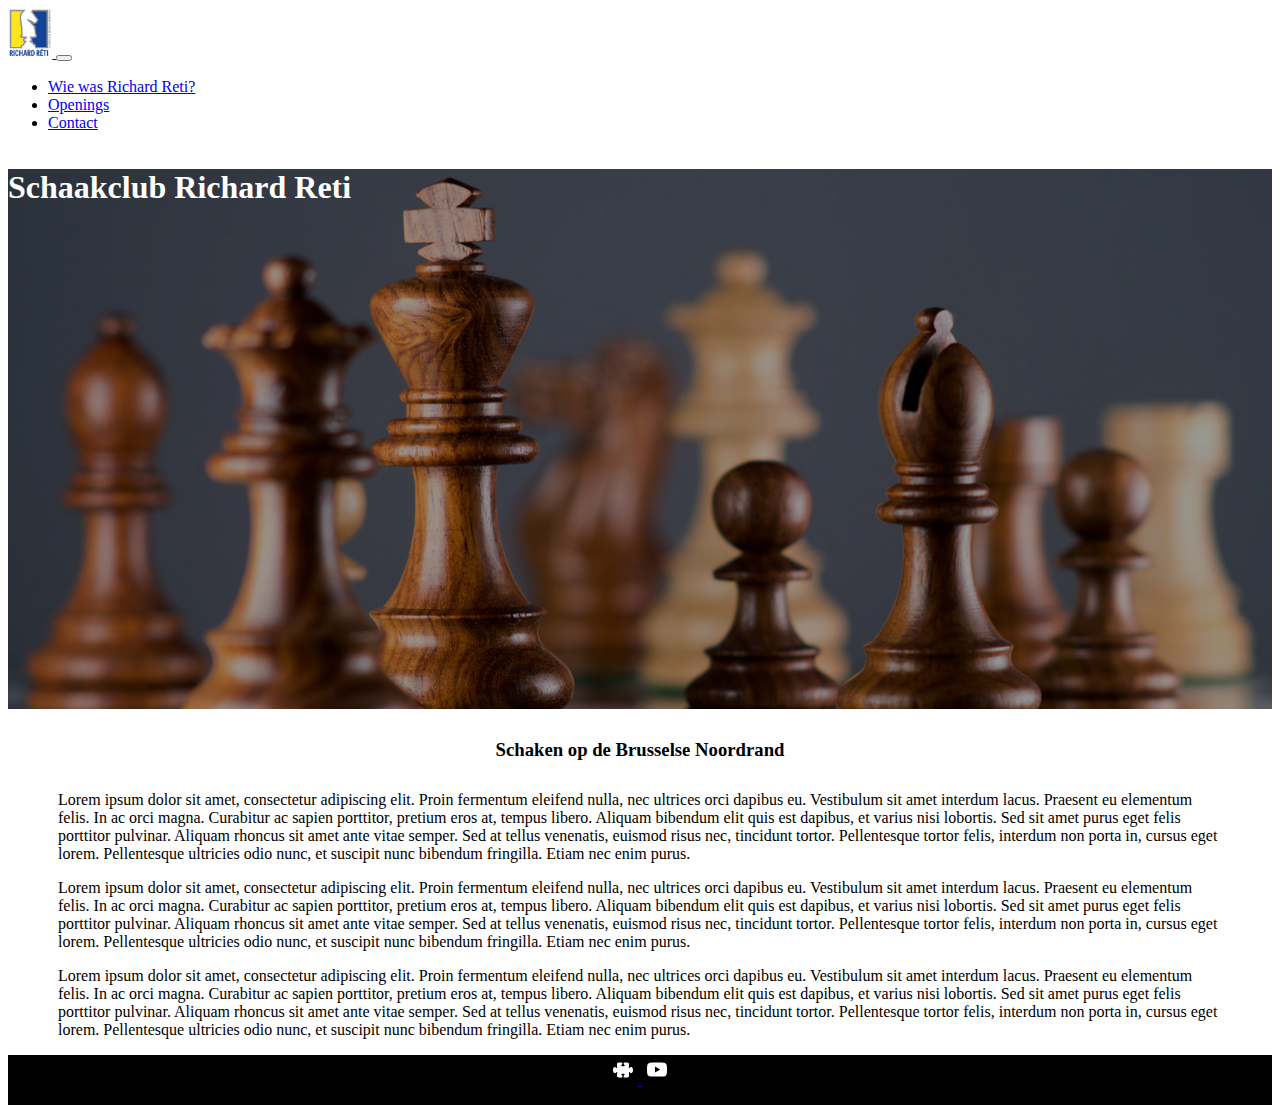
<file: index.html>
<!DOCTYPE html>
<html lang="nl">
<head>
    <meta charset="UTF-8">
    <meta name="viewport" content="width=device-width, initial-scale=1.0">
    <title>Schaakclub Richard Reti</title>
    
    <link href="https://cdn.jsdelivr.net/npm/bootstrap@5.3.5/dist/css/bootstrap.min.css" rel="stylesheet" integrity="sha384-SgOJa3DmI69IUzQ2PVdRZhwQ+dy64/BUtbMJw1MZ8t5HZApcHrRKUc4W0kG879m7" crossorigin="anonymous">  
    <link rel="stylesheet" href="./stylesheet.css">
   
</head>
<body>
    <nav class="navbar navbar-expand-lg bg-body-tertiary">
        <div class="container-fluid">
          <a class="navbar-brand" href="./index.html">

            <img src="./Afbeeldingen/richardreti.PNG" height=50px alt="Logo Chess & Co.">

          </a>
          <button class="navbar-toggler" type="button" data-bs-toggle="collapse" data-bs-target="#navbarSupportedContent" aria-controls="navbarSupportedContent" aria-expanded="false" aria-label="Toggle navigation">
            <span class="navbar-toggler-icon"></span>
          </button>
          <div class="collapse navbar-collapse" id="navbarSupportedContent">
            <ul class="navbar-nav ms-auto mb-2 mb-lg-0 text-center">
              <li class="nav-item">
                <a class="nav-link"  href="./about.html">Wie was Richard Reti?</a>
              </li>
              <li class="nav-item">
                <a class="nav-link" href="./portfolio.html">Openings</a>
              </li>
              <li class="nav-item">
                <a class="nav-link" href="./contact.html">Contact</a>
              </li>
            </ul>
          </div>
        </div>
      </nav>

      <main>
        <header style="background-image: url(./Afbeeldingen/chess-4.jpg);">

          <div class="kleur-bedekking d-flex justify-content-center align-items-center">

            <h1>Schaakclub Richard Reti</h1>

          </div>

        </header>

        <h3>
          Schaken op de Brusselse Noordrand
        </h3>

        <div class="lorem">
          <p>
            Lorem ipsum dolor sit amet, consectetur adipiscing elit. Proin fermentum eleifend nulla, nec ultrices orci dapibus eu. Vestibulum sit amet interdum lacus. Praesent eu elementum felis. In ac orci magna. Curabitur ac sapien porttitor, pretium eros at, tempus libero. Aliquam bibendum elit quis est dapibus, et varius nisi lobortis. Sed sit amet purus eget felis porttitor pulvinar. Aliquam rhoncus sit amet ante vitae semper. Sed at tellus venenatis, euismod risus nec, tincidunt tortor. Pellentesque tortor felis, interdum non porta in, cursus eget lorem. Pellentesque ultricies odio nunc, et suscipit nunc bibendum fringilla. Etiam nec enim purus.
          </p>
          <p>
            Lorem ipsum dolor sit amet, consectetur adipiscing elit. Proin fermentum eleifend nulla, nec ultrices orci dapibus eu. Vestibulum sit amet interdum lacus. Praesent eu elementum felis. In ac orci magna. Curabitur ac sapien porttitor, pretium eros at, tempus libero. Aliquam bibendum elit quis est dapibus, et varius nisi lobortis. Sed sit amet purus eget felis porttitor pulvinar. Aliquam rhoncus sit amet ante vitae semper. Sed at tellus venenatis, euismod risus nec, tincidunt tortor. Pellentesque tortor felis, interdum non porta in, cursus eget lorem. Pellentesque ultricies odio nunc, et suscipit nunc bibendum fringilla. Etiam nec enim purus.
          </p>
          <p>
            Lorem ipsum dolor sit amet, consectetur adipiscing elit. Proin fermentum eleifend nulla, nec ultrices orci dapibus eu. Vestibulum sit amet interdum lacus. Praesent eu elementum felis. In ac orci magna. Curabitur ac sapien porttitor, pretium eros at, tempus libero. Aliquam bibendum elit quis est dapibus, et varius nisi lobortis. Sed sit amet purus eget felis porttitor pulvinar. Aliquam rhoncus sit amet ante vitae semper. Sed at tellus venenatis, euismod risus nec, tincidunt tortor. Pellentesque tortor felis, interdum non porta in, cursus eget lorem. Pellentesque ultricies odio nunc, et suscipit nunc bibendum fringilla. Etiam nec enim purus.
          </p>
        </div>
        

        <footer>
          
          <div class="color-footer d-flex justify-content-center align-items-center">

            <a href="https://lichess.org/en/training">
              
              <svg xmlns="http://www.w3.org/2000/svg" width="16" height="16" fill="currentColor" class="bibi-puzzle-fill me-2" viewBox="0 0 16 16">
                <path d="M3.112 3.645A1.5 1.5 0 0 1 4.605 2H7a.5.5 0 0 1 .5.5v.382c0 .696-.497 1.182-.872 1.469a.5.5 0 0 0-.115.118l-.012.025L6.5 4.5v.003l.003.01q.005.015.036.053a.9.9 0 0 0 .27.194C7.09 4.9 7.51 5 8 5c.492 0 .912-.1 1.19-.24a.9.9 0 0 0 .271-.194.2.2 0 0 0 .036-.054l.003-.01v-.008l-.012-.025a.5.5 0 0 0-.115-.118c-.375-.287-.872-.773-.872-1.469V2.5A.5.5 0 0 1 9 2h2.395a1.5 1.5 0 0 1 1.493 1.645L12.645 6.5h.237c.195 0 .42-.147.675-.48.21-.274.528-.52.943-.52.568 0 .947.447 1.154.862C15.877 6.807 16 7.387 16 8s-.123 1.193-.346 1.638c-.207.415-.586.862-1.154.862-.415 0-.733-.246-.943-.52-.255-.333-.48-.48-.675-.48h-.237l.243 2.855A1.5 1.5 0 0 1 11.395 14H9a.5.5 0 0 1-.5-.5v-.382c0-.696.497-1.182.872-1.469a.5.5 0 0 0 .115-.118l.012-.025.001-.006v-.003l-.003-.01a.2.2 0 0 0-.036-.053.9.9 0 0 0-.27-.194C8.91 11.1 8.49 11 8 11s-.912.1-1.19.24a.9.9 0 0 0-.271.194.2.2 0 0 0-.036.054l-.003.01v.002l.001.006.012.025c.016.027.05.068.115.118.375.287.872.773.872 1.469v.382a.5.5 0 0 1-.5.5H4.605a1.5 1.5 0 0 1-1.493-1.645L3.356 9.5h-.238c-.195 0-.42.147-.675.48-.21.274-.528.52-.943.52-.568 0-.947-.447-1.154-.862C.123 9.193 0 8.613 0 8s.123-1.193.346-1.638C.553 5.947.932 5.5 1.5 5.5c.415 0 .733.246.943.52.255.333.48.48.675.48h.238z"/>
              </svg>
              

          </a>
            <a href="https://www.youtube.com/@chess">

              <svg xmlns="http://www.w3.org/2000/svg" width="16" height="16" fill="currentColor" class="bibi-youtube" viewBox="0 0 16 16">
                <path d="M8.051 1.999h.089c.822.003 4.987.033 6.11.335a2.01 2.01 0 0 1 1.415 1.42c.101.38.172.883.22 1.402l.01.104.022.26.008.104c.065.914.073 1.77.074 1.957v.075c-.001.194-.01 1.108-.082 2.06l-.008.105-.009.104c-.05.572-.124 1.14-.235 1.558a2.01 2.01 0 0 1-1.415 1.42c-1.16.312-5.569.334-6.18.335h-.142c-.309 0-1.587-.006-2.927-.052l-.17-.006-.087-.004-.171-.007-.171-.007c-1.11-.049-2.167-.128-2.654-.26a2.01 2.01 0 0 1-1.415-1.419c-.111-.417-.185-.986-.235-1.558L.09 9.82l-.008-.104A31 31 0 0 1 0 7.68v-.123c.002-.215.01-.958.064-1.778l.007-.103.003-.052.008-.104.022-.26.01-.104c.048-.519.119-1.023.22-1.402a2.01 2.01 0 0 1 1.415-1.42c.487-.13 1.544-.21 2.654-.26l.17-.007.172-.006.086-.003.171-.007A100 100 0 0 1 7.858 2zM6.4 5.209v4.818l4.157-2.408z"/>

              </svg>
              

            </a>
              

          </div>
        </footer>
      </main>
      
        







    <script src="https://cdn.jsdelivr.net/npm/bootstrap@5.3.5/dist/js/bootstrap.bundle.min.js" integrity="sha384-k6d4wzSIapyDyv1kpU366/PK5hCdSbCRGRCMv+eplOQJWyd1fbcAu9OCUj5zNLiq" crossorigin="anonymous"></script>
</body>
</html>
</file>
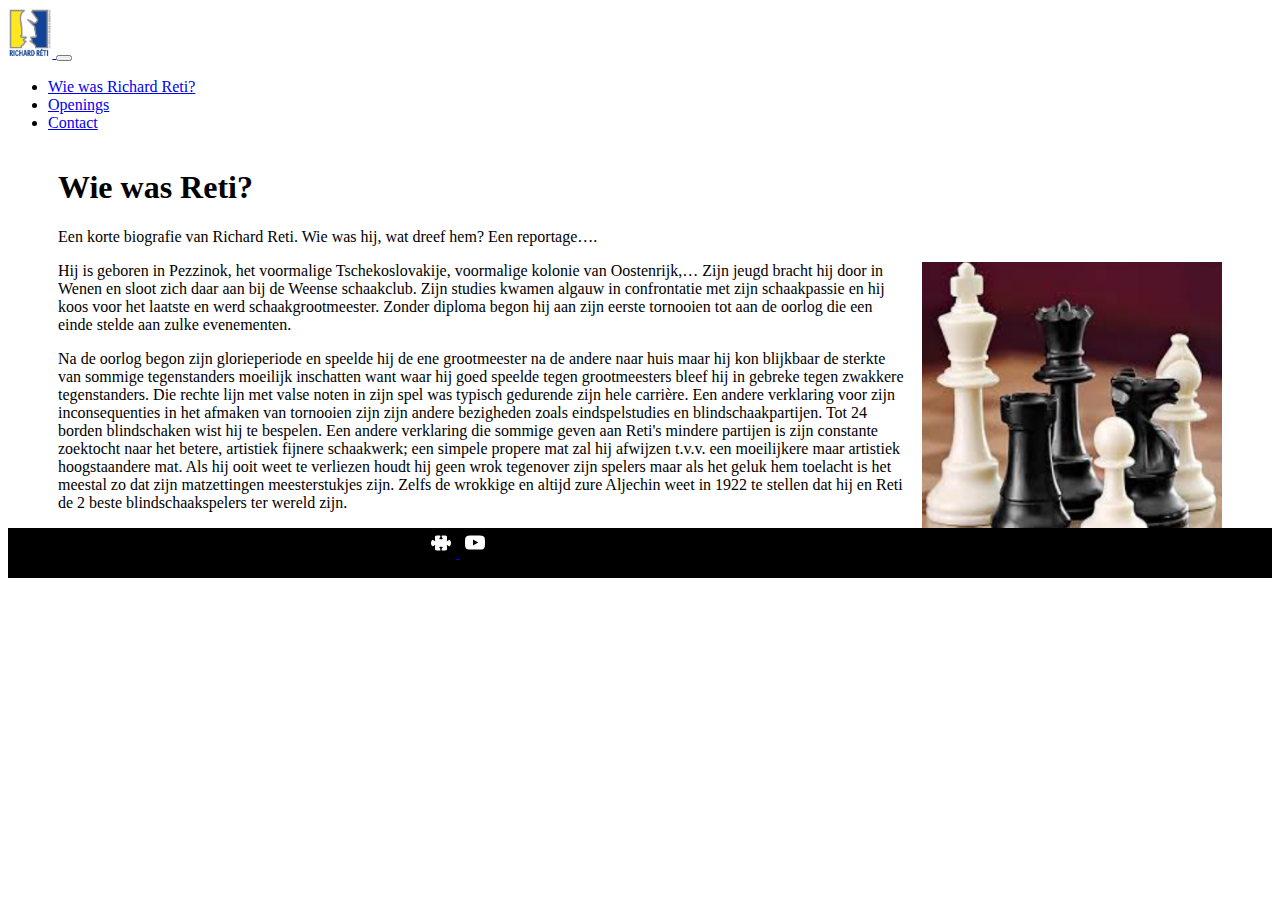
<file: about.html>
<!DOCTYPE html>
<html lang="nl">
<head>
    <meta charset="UTF-8">
    <meta name="viewport" content="width=device-width, initial-scale=1.0">
    <title>Wie was Richard Reti?</title>
    
    <link href="https://cdn.jsdelivr.net/npm/bootstrap@5.3.5/dist/css/bootstrap.min.css" rel="stylesheet" integrity="sha384-SgOJa3DmI69IUzQ2PVdRZhwQ+dy64/BUtbMJw1MZ8t5HZApcHrRKUc4W0kG879m7" crossorigin="anonymous">  
    <link rel="stylesheet" href="./stylesheet.css">
</head>
<body>
    <nav class="navbar navbar-expand-lg bg-body-tertiary">
        <div class="container-fluid">
          <a class="navbar-brand" href="./index.html">

            <img src="./Afbeeldingen/richardreti.PNG" height=50px alt="Logo Chess & Co.">

          </a>
          <button class="navbar-toggler" type="button" data-bs-toggle="collapse" data-bs-target="#navbarSupportedContent" aria-controls="navbarSupportedContent" aria-expanded="false" aria-label="Toggle navigation">
            <span class="navbar-toggler-icon"></span>
          </button>
          <div class="collapse navbar-collapse" id="navbarSupportedContent">
            <ul class="navbar-nav ms-auto mb-2 mb-lg-0 text-center">
              <li class="nav-item">
                <a class="nav-link active" aria-current="page" href="./about.html">Wie was Richard Reti?</a>
              </li>
              <li class="nav-item">
                <a class="nav-link" href="./portfolio.html">Openings</a>
              </li>
              <li class="nav-item">
                <a class="nav-link" href="./contact.html">Contact</a>
              </li>
            </ul>
          </div>
        </div>
      </nav>

      
      <main>
        <div class="lorem">

          <h1>
            Wie was Reti?
          </h1>
  
          <p>
            Een korte biografie van Richard Reti. Wie was hij, wat dreef hem? Een reportage….
          </p>
  
          <div class="richard">
            <img src="./Afbeeldingen/chess-about.PNG" alt="Foto chess" class="chessabout" height=300px width=300px>
          </div>
          
          
          <p>
            Hij is geboren in Pezzinok, het voormalige Tschekoslovakije, voormalige kolonie van Oostenrijk,… Zijn jeugd bracht hij door in Wenen  en sloot zich daar aan bij de Weense schaakclub. Zijn studies kwamen algauw in confrontatie met zijn schaakpassie en hij koos voor het laatste en werd schaakgrootmeester. Zonder diploma begon hij aan zijn eerste tornooien tot aan de oorlog die een einde stelde aan zulke evenementen.
          </p>
  
          <p>
            Na de oorlog begon zijn glorieperiode en speelde hij de ene grootmeester na de andere naar huis maar hij kon blijkbaar de sterkte van sommige tegenstanders moeilijk inschatten want waar hij goed speelde tegen grootmeesters bleef hij in gebreke tegen zwakkere tegenstanders. Die rechte lijn met valse noten in zijn spel was typisch gedurende zijn hele carrière. Een andere verklaring voor zijn inconsequenties in het afmaken van tornooien zijn zijn andere bezigheden zoals eindspelstudies en  blindschaakpartijen. Tot 24 borden blindschaken wist hij te bespelen. Een andere verklaring die sommige geven aan Reti's mindere partijen is zijn constante zoektocht naar het betere, artistiek fijnere schaakwerk; een simpele propere mat zal hij afwijzen t.v.v. een moeilijkere maar artistiek hoogstaandere mat. Als hij ooit weet te verliezen houdt hij geen wrok tegenover zijn spelers maar als het geluk hem toelacht is het meestal zo dat zijn matzettingen meesterstukjes zijn. Zelfs de wrokkige en altijd zure Aljechin weet in 1922 te stellen dat hij en Reti de 2 beste blindschaakspelers ter wereld zijn.
          </p>
  
        </div>


        <footer>
          
          <div class="color-footer d-flex justify-content-center align-items-center">
  
            <a href="https://lichess.org/en/training">
              
              <svg xmlns="http://www.w3.org/2000/svg" width="16" height="16" fill="currentColor" class="bibi-puzzle-fill me-2" viewBox="0 0 16 16">
                <path d="M3.112 3.645A1.5 1.5 0 0 1 4.605 2H7a.5.5 0 0 1 .5.5v.382c0 .696-.497 1.182-.872 1.469a.5.5 0 0 0-.115.118l-.012.025L6.5 4.5v.003l.003.01q.005.015.036.053a.9.9 0 0 0 .27.194C7.09 4.9 7.51 5 8 5c.492 0 .912-.1 1.19-.24a.9.9 0 0 0 .271-.194.2.2 0 0 0 .036-.054l.003-.01v-.008l-.012-.025a.5.5 0 0 0-.115-.118c-.375-.287-.872-.773-.872-1.469V2.5A.5.5 0 0 1 9 2h2.395a1.5 1.5 0 0 1 1.493 1.645L12.645 6.5h.237c.195 0 .42-.147.675-.48.21-.274.528-.52.943-.52.568 0 .947.447 1.154.862C15.877 6.807 16 7.387 16 8s-.123 1.193-.346 1.638c-.207.415-.586.862-1.154.862-.415 0-.733-.246-.943-.52-.255-.333-.48-.48-.675-.48h-.237l.243 2.855A1.5 1.5 0 0 1 11.395 14H9a.5.5 0 0 1-.5-.5v-.382c0-.696.497-1.182.872-1.469a.5.5 0 0 0 .115-.118l.012-.025.001-.006v-.003l-.003-.01a.2.2 0 0 0-.036-.053.9.9 0 0 0-.27-.194C8.91 11.1 8.49 11 8 11s-.912.1-1.19.24a.9.9 0 0 0-.271.194.2.2 0 0 0-.036.054l-.003.01v.002l.001.006.012.025c.016.027.05.068.115.118.375.287.872.773.872 1.469v.382a.5.5 0 0 1-.5.5H4.605a1.5 1.5 0 0 1-1.493-1.645L3.356 9.5h-.238c-.195 0-.42.147-.675.48-.21.274-.528.52-.943.52-.568 0-.947-.447-1.154-.862C.123 9.193 0 8.613 0 8s.123-1.193.346-1.638C.553 5.947.932 5.5 1.5 5.5c.415 0 .733.246.943.52.255.333.48.48.675.48h.238z"/>
              </svg>
              
  
          </a>
            <a href="https://www.youtube.com/@chess">
  
              <svg xmlns="http://www.w3.org/2000/svg" width="16" height="16" fill="currentColor" class="bibi-youtube" viewBox="0 0 16 16">
                <path d="M8.051 1.999h.089c.822.003 4.987.033 6.11.335a2.01 2.01 0 0 1 1.415 1.42c.101.38.172.883.22 1.402l.01.104.022.26.008.104c.065.914.073 1.77.074 1.957v.075c-.001.194-.01 1.108-.082 2.06l-.008.105-.009.104c-.05.572-.124 1.14-.235 1.558a2.01 2.01 0 0 1-1.415 1.42c-1.16.312-5.569.334-6.18.335h-.142c-.309 0-1.587-.006-2.927-.052l-.17-.006-.087-.004-.171-.007-.171-.007c-1.11-.049-2.167-.128-2.654-.26a2.01 2.01 0 0 1-1.415-1.419c-.111-.417-.185-.986-.235-1.558L.09 9.82l-.008-.104A31 31 0 0 1 0 7.68v-.123c.002-.215.01-.958.064-1.778l.007-.103.003-.052.008-.104.022-.26.01-.104c.048-.519.119-1.023.22-1.402a2.01 2.01 0 0 1 1.415-1.42c.487-.13 1.544-.21 2.654-.26l.17-.007.172-.006.086-.003.171-.007A100 100 0 0 1 7.858 2zM6.4 5.209v4.818l4.157-2.408z"/>
  
              </svg>
              
  
            </a>
              
  
          </div>
        </footer>
      </main>
     







    <script src="https://cdn.jsdelivr.net/npm/bootstrap@5.3.5/dist/js/bootstrap.bundle.min.js" integrity="sha384-k6d4wzSIapyDyv1kpU366/PK5hCdSbCRGRCMv+eplOQJWyd1fbcAu9OCUj5zNLiq" crossorigin="anonymous"></script>
</body>
</html>
</file>
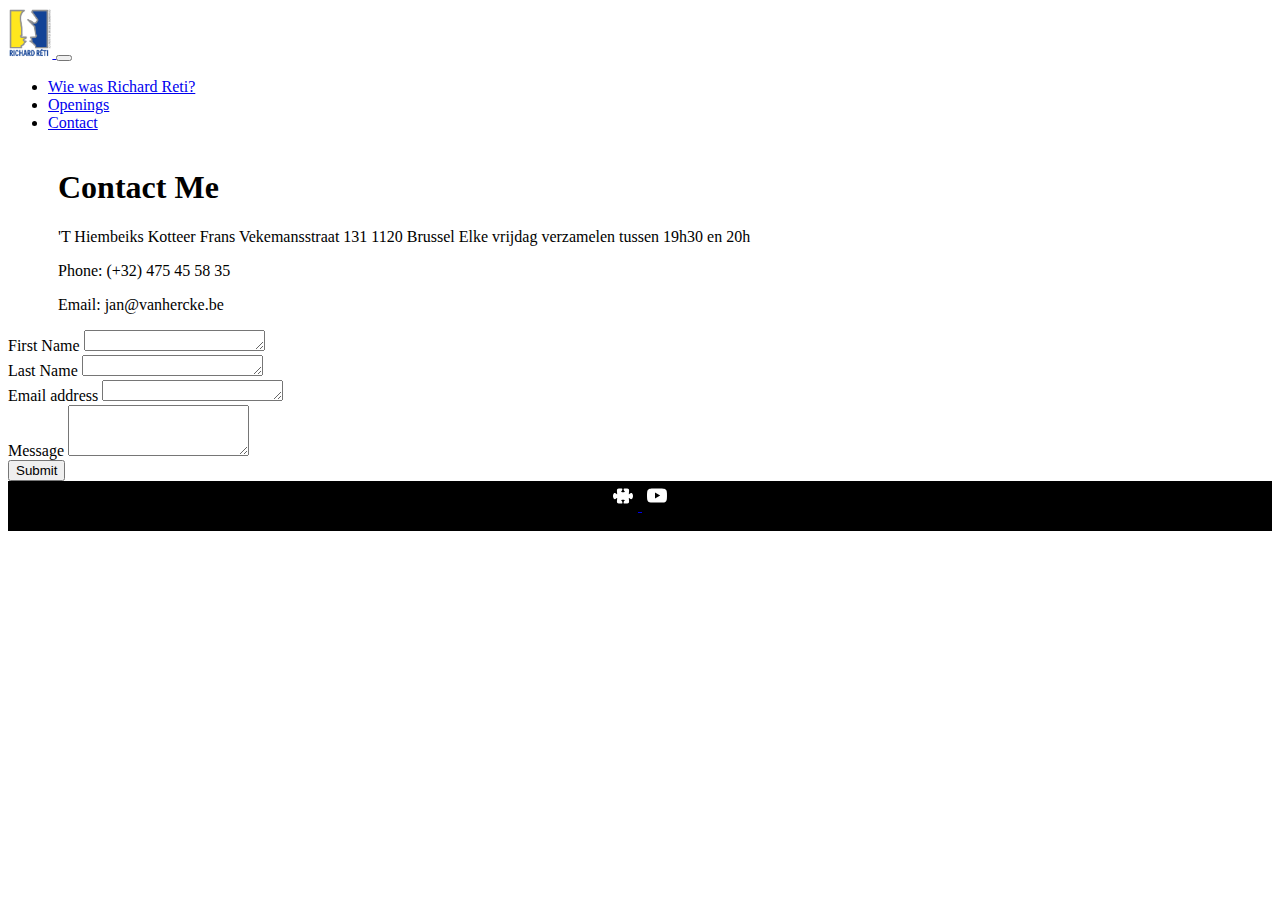
<file: contact.html>
<!DOCTYPE html>
<html lang="nl">
<head>
    <meta charset="UTF-8">
    <meta name="viewport" content="width=device-width, initial-scale=1.0">
    <title>Richard Reti contact</title>
    
    <link href="https://cdn.jsdelivr.net/npm/bootstrap@5.3.5/dist/css/bootstrap.min.css" rel="stylesheet" integrity="sha384-SgOJa3DmI69IUzQ2PVdRZhwQ+dy64/BUtbMJw1MZ8t5HZApcHrRKUc4W0kG879m7" crossorigin="anonymous">  
    <link rel="stylesheet" href="./stylesheet.css">
</head>
<body>
    <nav class="navbar navbar-expand-lg bg-body-tertiary">
        <div class="container-fluid">
          <a class="navbar-brand" href="./index.html">

            <img src="./Afbeeldingen/richardreti.PNG" height=50px alt="Logo Chess & Co.">

          </a>
          <button class="navbar-toggler" type="button" data-bs-toggle="collapse" data-bs-target="#navbarSupportedContent" aria-controls="navbarSupportedContent" aria-expanded="false" aria-label="Toggle navigation">
            <span class="navbar-toggler-icon"></span>
          </button>
          <div class="collapse navbar-collapse" id="navbarSupportedContent">
            <ul class="navbar-nav ms-auto mb-2 mb-lg-0 text-center">
              <li class="nav-item">
                <a class="nav-link"  href="./about.html">Wie was Richard Reti?</a>
              </li>
              <li class="nav-item">
                <a class="nav-link" href="./portfolio.html">Openings</a>
              </li>
              <li class="nav-item">
                <a class="nav-link active" aria-current="page" href="./contact.html">Contact</a>
              </li>
            </ul>
          </div>
        </div>
      </nav>

      
      <main>
        <div class="container-fluid mt-5">
          <div class="row">
  
            <div class="col-6">
              <div class="lorem">
                <h1>
                  Contact Me
                </h1>
                <p>
                  'T Hiembeiks Kotteer
                  Frans Vekemansstraat 131
                  1120 Brussel
                  Elke vrijdag verzamelen tussen 19h30 en 20h
                </p>
                <p>
                  Phone: (+32) 475 45 58 35
                </p>
                <p>
                  Email: jan@vanhercke.be
                </p>
              </div>
            </div>
  
            <div class="col-6">
              <div class="mb-3">
                <label for="exampleFormControlTextarea1" class="form-label">First Name</label>
                <textarea class="form-control" id="exampleFormControlTextarea1" rows="1"></textarea>
              </div>
              <div class="mb-3">
                <label for="exampleFormControlTextarea1" class="form-label">Last Name</label>
                <textarea class="form-control" id="exampleFormControlTextarea1" rows="1"></textarea>
              </div>
              <div class="mb-3">
                <label for="exampleFormControlTextarea1" class="form-label">Email address</label>
                <textarea class="form-control" id="exampleFormControlTextarea1" rows="1"></textarea>
              </div>
              <div class="mb-3">
                <label for="exampleFormControlTextarea1" class="form-label">Message</label>
                <textarea class="form-control" id="exampleFormControlTextarea1" rows="3"></textarea>
              </div>
              <div class="mb-3">
                <button type="button" class="btn btn-primary">Submit</button>
              </div>
            </div>
          </div>
        </div>
        
        <footer>
          
          <div class="color-footer d-flex justify-content-center align-items-center">
  
            <a href="https://lichess.org/en/training">
              
              <svg xmlns="http://www.w3.org/2000/svg" width="16" height="16" fill="currentColor" class="bibi-puzzle-fill me-2" viewBox="0 0 16 16">
                <path d="M3.112 3.645A1.5 1.5 0 0 1 4.605 2H7a.5.5 0 0 1 .5.5v.382c0 .696-.497 1.182-.872 1.469a.5.5 0 0 0-.115.118l-.012.025L6.5 4.5v.003l.003.01q.005.015.036.053a.9.9 0 0 0 .27.194C7.09 4.9 7.51 5 8 5c.492 0 .912-.1 1.19-.24a.9.9 0 0 0 .271-.194.2.2 0 0 0 .036-.054l.003-.01v-.008l-.012-.025a.5.5 0 0 0-.115-.118c-.375-.287-.872-.773-.872-1.469V2.5A.5.5 0 0 1 9 2h2.395a1.5 1.5 0 0 1 1.493 1.645L12.645 6.5h.237c.195 0 .42-.147.675-.48.21-.274.528-.52.943-.52.568 0 .947.447 1.154.862C15.877 6.807 16 7.387 16 8s-.123 1.193-.346 1.638c-.207.415-.586.862-1.154.862-.415 0-.733-.246-.943-.52-.255-.333-.48-.48-.675-.48h-.237l.243 2.855A1.5 1.5 0 0 1 11.395 14H9a.5.5 0 0 1-.5-.5v-.382c0-.696.497-1.182.872-1.469a.5.5 0 0 0 .115-.118l.012-.025.001-.006v-.003l-.003-.01a.2.2 0 0 0-.036-.053.9.9 0 0 0-.27-.194C8.91 11.1 8.49 11 8 11s-.912.1-1.19.24a.9.9 0 0 0-.271.194.2.2 0 0 0-.036.054l-.003.01v.002l.001.006.012.025c.016.027.05.068.115.118.375.287.872.773.872 1.469v.382a.5.5 0 0 1-.5.5H4.605a1.5 1.5 0 0 1-1.493-1.645L3.356 9.5h-.238c-.195 0-.42.147-.675.48-.21.274-.528.52-.943.52-.568 0-.947-.447-1.154-.862C.123 9.193 0 8.613 0 8s.123-1.193.346-1.638C.553 5.947.932 5.5 1.5 5.5c.415 0 .733.246.943.52.255.333.48.48.675.48h.238z"/>
              </svg>
              
  
          </a>
            <a href="https://www.youtube.com/@chess">
  
              <svg xmlns="http://www.w3.org/2000/svg" width="16" height="16" fill="currentColor" class="bibi-youtube" viewBox="0 0 16 16">
                <path d="M8.051 1.999h.089c.822.003 4.987.033 6.11.335a2.01 2.01 0 0 1 1.415 1.42c.101.38.172.883.22 1.402l.01.104.022.26.008.104c.065.914.073 1.77.074 1.957v.075c-.001.194-.01 1.108-.082 2.06l-.008.105-.009.104c-.05.572-.124 1.14-.235 1.558a2.01 2.01 0 0 1-1.415 1.42c-1.16.312-5.569.334-6.18.335h-.142c-.309 0-1.587-.006-2.927-.052l-.17-.006-.087-.004-.171-.007-.171-.007c-1.11-.049-2.167-.128-2.654-.26a2.01 2.01 0 0 1-1.415-1.419c-.111-.417-.185-.986-.235-1.558L.09 9.82l-.008-.104A31 31 0 0 1 0 7.68v-.123c.002-.215.01-.958.064-1.778l.007-.103.003-.052.008-.104.022-.26.01-.104c.048-.519.119-1.023.22-1.402a2.01 2.01 0 0 1 1.415-1.42c.487-.13 1.544-.21 2.654-.26l.17-.007.172-.006.086-.003.171-.007A100 100 0 0 1 7.858 2zM6.4 5.209v4.818l4.157-2.408z"/>
  
              </svg>
              
  
            </a>
              
  
          </div>
        </footer>
      </main>
     







    <script src="https://cdn.jsdelivr.net/npm/bootstrap@5.3.5/dist/js/bootstrap.bundle.min.js" integrity="sha384-k6d4wzSIapyDyv1kpU366/PK5hCdSbCRGRCMv+eplOQJWyd1fbcAu9OCUj5zNLiq" crossorigin="anonymous"></script>
</body>
</html>
</file>
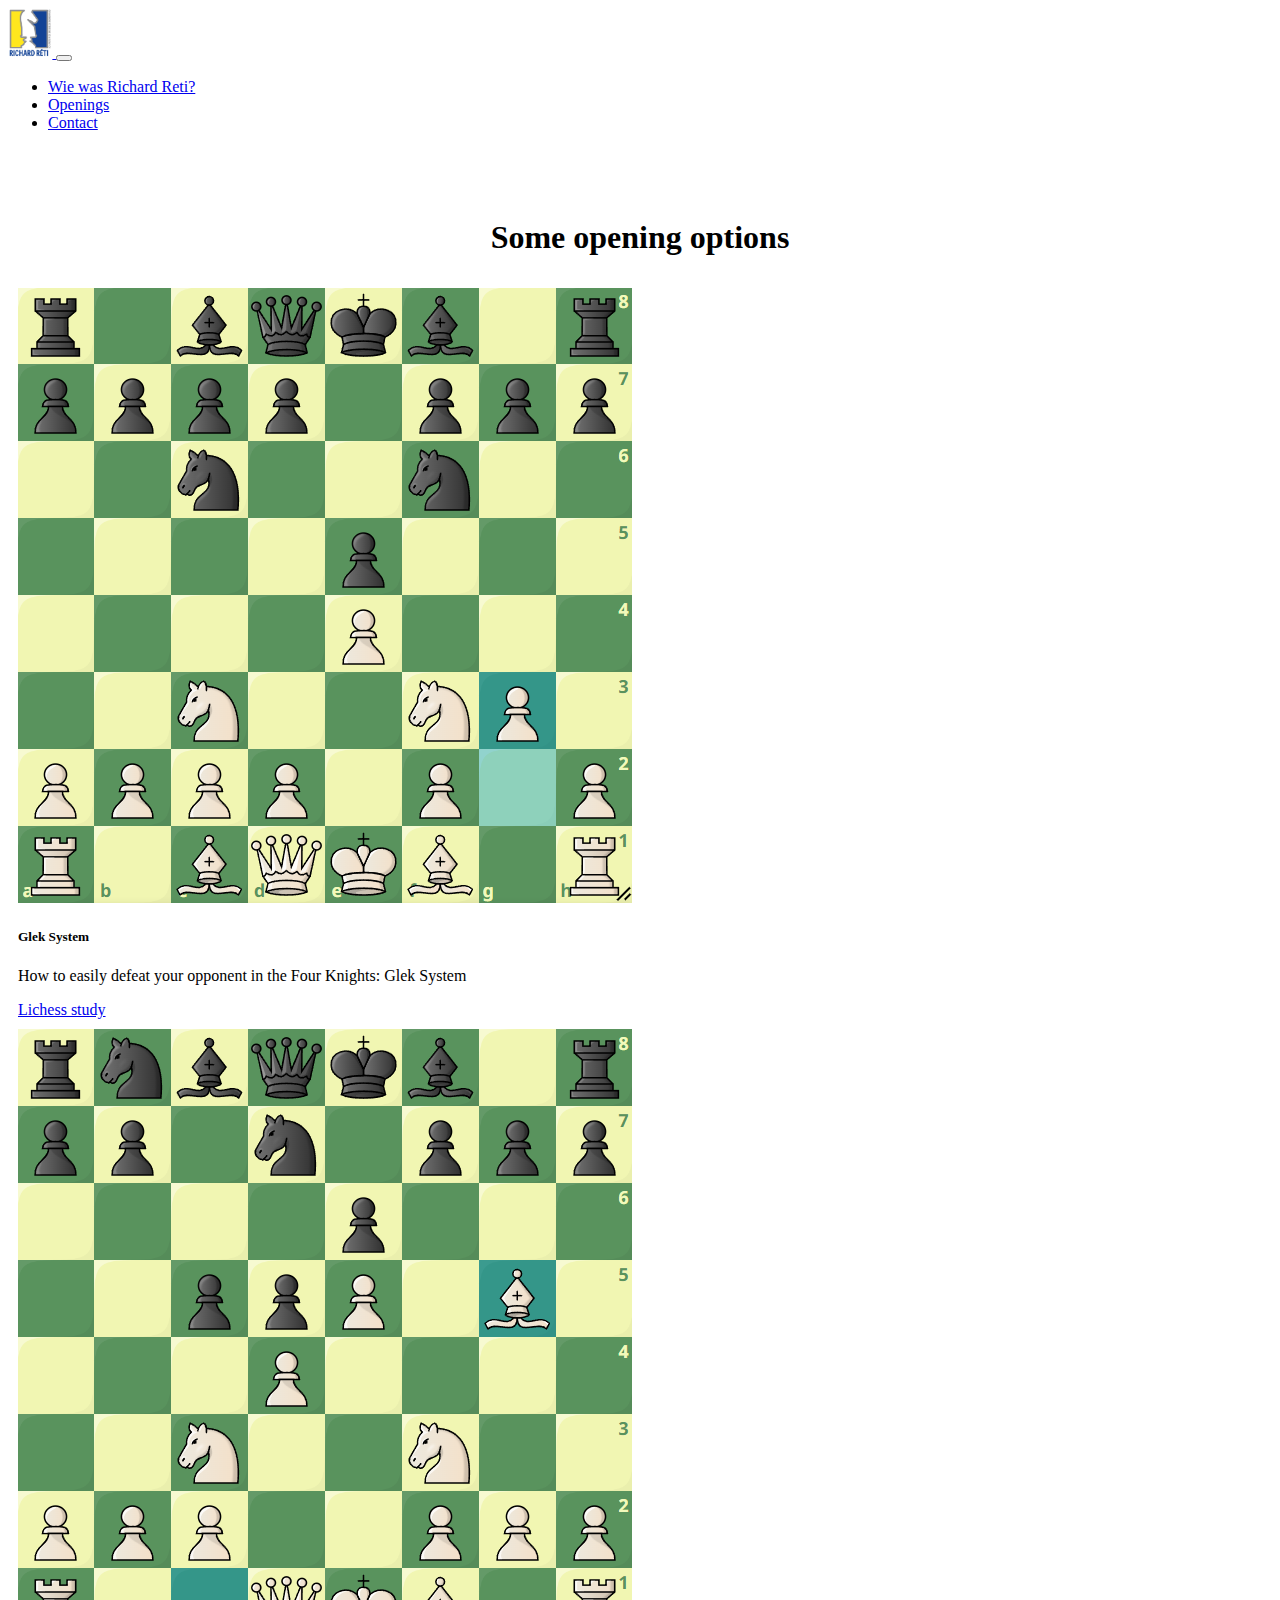
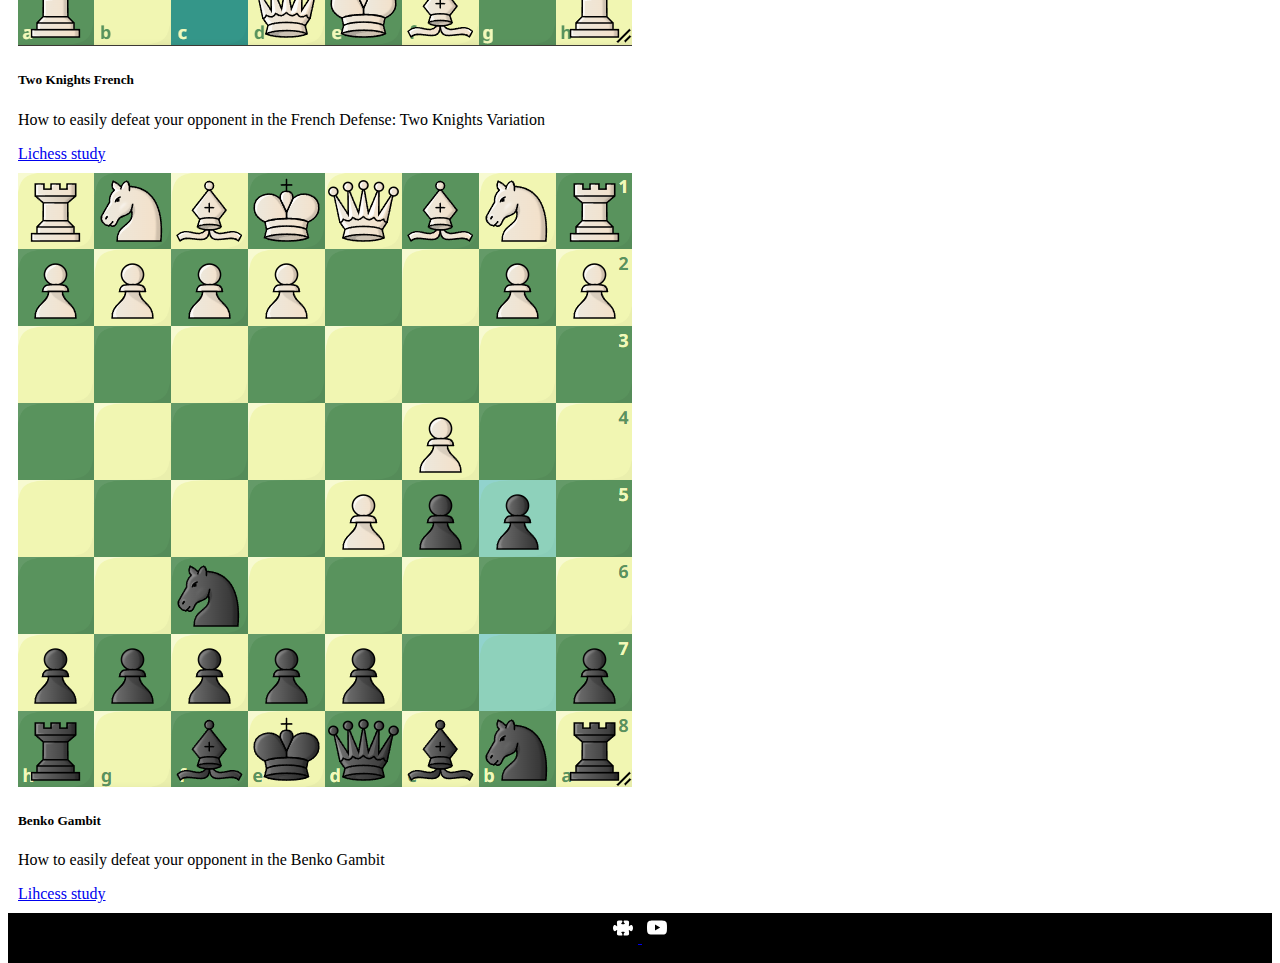
<file: portfolio.html>
<!DOCTYPE html>
<html lang="nl">
<head>
    <meta charset="UTF-8">
    <meta name="viewport" content="width=device-width, initial-scale=1.0">
    <title>Richard Reti Openings</title>
    
    <link href="https://cdn.jsdelivr.net/npm/bootstrap@5.3.5/dist/css/bootstrap.min.css" rel="stylesheet" integrity="sha384-SgOJa3DmI69IUzQ2PVdRZhwQ+dy64/BUtbMJw1MZ8t5HZApcHrRKUc4W0kG879m7" crossorigin="anonymous">  
    <link rel="stylesheet" href="./stylesheet.css">
</head>
<body>
    <nav class="navbar navbar-expand-lg bg-body-tertiary">
        <div class="container-fluid">
          <a class="navbar-brand" href="./index.html">

            <img src="./Afbeeldingen/richardreti.PNG" height=50px alt="Logo Chess & Co.">

          </a>
          <button class="navbar-toggler" type="button" data-bs-toggle="collapse" data-bs-target="#navbarSupportedContent" aria-controls="navbarSupportedContent" aria-expanded="false" aria-label="Toggle navigation">
            <span class="navbar-toggler-icon"></span>
          </button>
          <div class="collapse navbar-collapse" id="navbarSupportedContent">
            <ul class="navbar-nav ms-auto mb-2 mb-lg-0 text-center">
              <li class="nav-item">
                <a class="nav-link"  href="./about.html">Wie was Richard Reti?</a>
              </li>
              <li class="nav-item">
                <a class="nav-link active" aria-current="page" href="./portfolio.html">Openings</a>
              </li>
              <li class="nav-item">
                <a class="nav-link" href="./contact.html">Contact</a>
              </li>
            </ul>
          </div>
        </div>
      </nav>

      <div class="port">
        <h1>
          Some opening options
        </h1>
      </div>
    <main>
      <div class="container-fluid mt-5">
          <div class="row">
              <div class="col-12 col-md-6 col-lg-4">
                  <div class="card">
                      <img src="Afbeeldingen/gleksystem.PNG" class="card-img-top" alt="The start of the Glek system">
                      <div class="card-body">
                        <h5 class="card-title">Glek System</h5>
                        <p class="card-text">How to easily defeat your opponent in the Four Knights: Glek System</p>
                        <a href="#" class="btn btn-outline-primary">Lichess study</a>
                      </div>
                    </div>
              </div>

              <div class="col-12 col-md-6 col-lg-4">
                  <div class="card">
                      <img src="Afbeeldingen/frenchsystem.PNG" class="card-img-top" alt="The board after 6.Bg5 in the Two Knights French">
                      <div class="card-body">
                        <h5 class="card-title">Two Knights French</h5>
                        <p class="card-text">How to easily defeat your opponent in the French Defense: Two Knights Variation</p>
                        <a href="#" class="btn btn-outline-primary">Lichess study</a>
                      </div>
                    </div>
              </div>

              <div class="col-12 col-md-6 col-lg-4">
                  <div class="card">
                      <img src="Afbeeldingen/benkogambit.PNG" class="card-img-top" alt="The start of the Benko Gambit">
                      <div class="card-body">
                        <h5 class="card-title">Benko Gambit</h5>
                        <p class="card-text">How to easily defeat your opponent in the Benko Gambit
                        </p>
                        <a href="#" class="btn btn-outline-primary">Lihcess study</a>
                      </div>
                    </div>
              </div>
          </div>
      </div>
      <footer>
          
        <div class="color-footer d-flex justify-content-center align-items-center">

          <a href="https://lichess.org/en/training">
            
            <svg xmlns="http://www.w3.org/2000/svg" width="16" height="16" fill="currentColor" class="bibi-puzzle-fill me-2" viewBox="0 0 16 16">
              <path d="M3.112 3.645A1.5 1.5 0 0 1 4.605 2H7a.5.5 0 0 1 .5.5v.382c0 .696-.497 1.182-.872 1.469a.5.5 0 0 0-.115.118l-.012.025L6.5 4.5v.003l.003.01q.005.015.036.053a.9.9 0 0 0 .27.194C7.09 4.9 7.51 5 8 5c.492 0 .912-.1 1.19-.24a.9.9 0 0 0 .271-.194.2.2 0 0 0 .036-.054l.003-.01v-.008l-.012-.025a.5.5 0 0 0-.115-.118c-.375-.287-.872-.773-.872-1.469V2.5A.5.5 0 0 1 9 2h2.395a1.5 1.5 0 0 1 1.493 1.645L12.645 6.5h.237c.195 0 .42-.147.675-.48.21-.274.528-.52.943-.52.568 0 .947.447 1.154.862C15.877 6.807 16 7.387 16 8s-.123 1.193-.346 1.638c-.207.415-.586.862-1.154.862-.415 0-.733-.246-.943-.52-.255-.333-.48-.48-.675-.48h-.237l.243 2.855A1.5 1.5 0 0 1 11.395 14H9a.5.5 0 0 1-.5-.5v-.382c0-.696.497-1.182.872-1.469a.5.5 0 0 0 .115-.118l.012-.025.001-.006v-.003l-.003-.01a.2.2 0 0 0-.036-.053.9.9 0 0 0-.27-.194C8.91 11.1 8.49 11 8 11s-.912.1-1.19.24a.9.9 0 0 0-.271.194.2.2 0 0 0-.036.054l-.003.01v.002l.001.006.012.025c.016.027.05.068.115.118.375.287.872.773.872 1.469v.382a.5.5 0 0 1-.5.5H4.605a1.5 1.5 0 0 1-1.493-1.645L3.356 9.5h-.238c-.195 0-.42.147-.675.48-.21.274-.528.52-.943.52-.568 0-.947-.447-1.154-.862C.123 9.193 0 8.613 0 8s.123-1.193.346-1.638C.553 5.947.932 5.5 1.5 5.5c.415 0 .733.246.943.52.255.333.48.48.675.48h.238z"/>
            </svg>
            

        </a>
          <a href="https://www.youtube.com/@chess">

            <svg xmlns="http://www.w3.org/2000/svg" width="16" height="16" fill="currentColor" class="bibi-youtube" viewBox="0 0 16 16">
              <path d="M8.051 1.999h.089c.822.003 4.987.033 6.11.335a2.01 2.01 0 0 1 1.415 1.42c.101.38.172.883.22 1.402l.01.104.022.26.008.104c.065.914.073 1.77.074 1.957v.075c-.001.194-.01 1.108-.082 2.06l-.008.105-.009.104c-.05.572-.124 1.14-.235 1.558a2.01 2.01 0 0 1-1.415 1.42c-1.16.312-5.569.334-6.18.335h-.142c-.309 0-1.587-.006-2.927-.052l-.17-.006-.087-.004-.171-.007-.171-.007c-1.11-.049-2.167-.128-2.654-.26a2.01 2.01 0 0 1-1.415-1.419c-.111-.417-.185-.986-.235-1.558L.09 9.82l-.008-.104A31 31 0 0 1 0 7.68v-.123c.002-.215.01-.958.064-1.778l.007-.103.003-.052.008-.104.022-.26.01-.104c.048-.519.119-1.023.22-1.402a2.01 2.01 0 0 1 1.415-1.42c.487-.13 1.544-.21 2.654-.26l.17-.007.172-.006.086-.003.171-.007A100 100 0 0 1 7.858 2zM6.4 5.209v4.818l4.157-2.408z"/>

            </svg>
            

          </a>
            

        </div>
      </footer>
    </main>  






    <script src="https://cdn.jsdelivr.net/npm/bootstrap@5.3.5/dist/js/bootstrap.bundle.min.js" integrity="sha384-k6d4wzSIapyDyv1kpU366/PK5hCdSbCRGRCMv+eplOQJWyd1fbcAu9OCUj5zNLiq" crossorigin="anonymous"></script>
</body>
</html>
</file>
<file: stylesheet.css>
header{
    background: no-repeat center center;
    background-size: cover;
    color: rgb(255, 255, 255);
}

.kleur-bedekking{
    min-height: 60vh;
    background-color: rgba(0,0,0,0.4);
}

@media (max-width: 767.98px) {

    .kleur-bedekking{
        min-height: 50vh;
    }
    .chessabout{
        float: none;
        margin: 50px;
    }
}

html,body{
    height: 100%;
}

body{
    display: flex;
    flex-direction: column;
}

main{
    flex: 1;
}

h3{
    text-align: center;
    margin-top: 30px;
    margin-bottom: 30px;
}

footer{
    background-color: black;
    color: white;
    text-align: center;
    height: 50px;
    width: 100%;
    position: relative;
    bottom: 0%;
}
.color-footer{
    height: 50px;
    background-color: black;
    
}
h4{
    color: black;
}
.chessabout{
    float: right;
    margin-left: 15px;
}
.lorem{
    margin-left: 50px;
    margin-right: 50px;
}
.card{
    margin: 10px;
}
.port{
    margin-top: 50px;
    text-align: center;
}
.bibi-puzzle-fill{
    color: white;
    margin: 5px;
    height: 20px;
    width: 20px;
}
.bibi-youtube{
    color: white;
    margin: 5px;
    height: 20px;
    width: 20px;
}

.richard{
    position: relative;
    margin-left: 75%;
}
</file>
